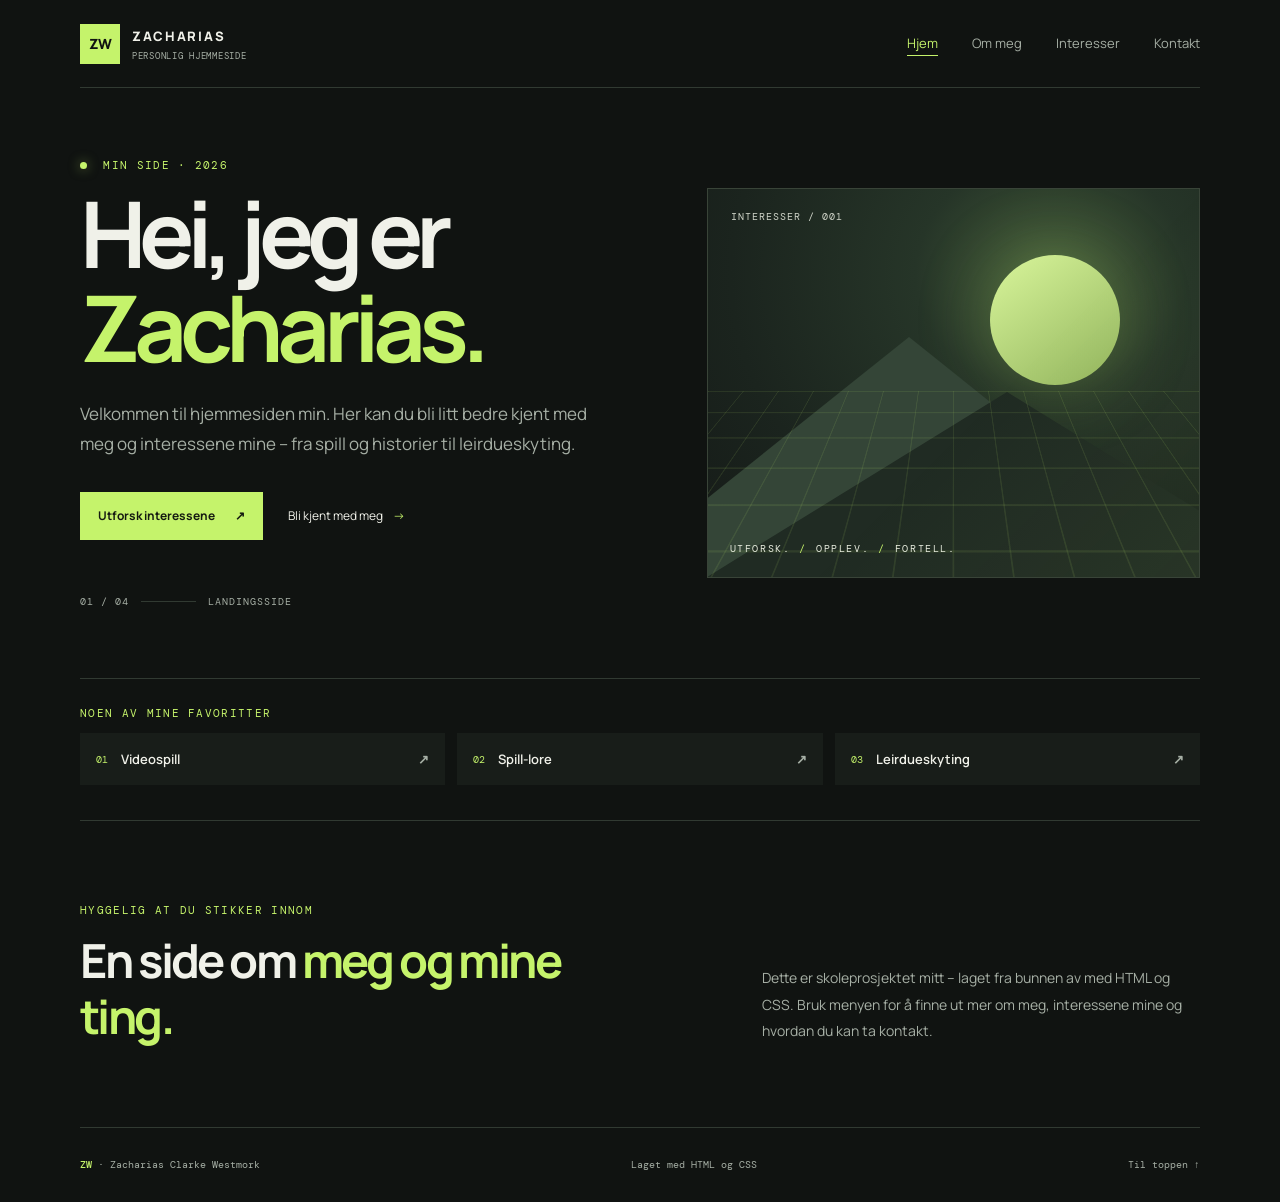
<file: index.html>
<!doctype html>
<html lang="no">
<head>
  <meta charset="utf-8">
  <meta name="viewport" content="width=device-width, initial-scale=1">
  <meta name="description" content="Zacharias Clarke Westmorks personlige hjemmeside om spill, spill-lore og leirdueskyting.">
  <title>Hjem | Zacharias Clarke Westmork</title>
  <link rel="icon" type="image/svg+xml" href="favicon.svg">
  <link rel="stylesheet" href="style.css">
</head>
<body>
  <a class="skip-link" href="#main">Hopp til hovedinnhold</a>
  <header class="site-header">
    <a class="brand" href="index.html" aria-label="Zacharias – til forsiden"><span class="brand-mark">ZW</span><span>ZACHARIAS<span class="brand-sub">PERSONLIG HJEMMESIDE</span></span></a>
    <nav class="site-nav" aria-label="Hovedmeny">
      <a href="index.html" aria-current="page">Hjem</a><a href="about.html">Om meg</a><a href="interests.html">Interesser</a><a href="contact.html">Kontakt</a>
    </nav>
  </header>
  <main id="main">
    <section class="hero page-width">
      <div class="hero-copy">
        <p class="eyebrow"><span class="status-dot"></span> MIN SIDE · 2026</p>
        <h1>Hei, jeg er<br><span class="accent-text">Zacharias.</span></h1>
        <p class="hero-lead">Velkommen til hjemmesiden min. Her kan du bli litt bedre kjent med meg og interessene mine – fra spill og historier til leirdueskyting.</p>
        <div class="hero-actions"><a class="button button-primary" href="interests.html">Utforsk interessene <span aria-hidden="true">↗</span></a><a class="text-link" href="about.html">Bli kjent med meg <span aria-hidden="true">→</span></a></div>
        <div class="hero-meta"><span>01 / 04</span><span class="meta-rule"></span><span>LANDINGSSIDE</span></div>
      </div>
      <div class="hero-art" role="img" aria-label="Abstrakt illustrasjon av fjell, sol og en spillinspirert horisont">
        <div class="art-label">INTERESSER / 001</div><div class="sun"></div><div class="mountain mountain-back"></div><div class="mountain mountain-front"></div><div class="art-grid"></div><div class="art-caption"><span>UTFORSK.</span><span>OPPLEV.</span><span>FORTELL.</span></div>
      </div>
    </section>
    <section class="intro-strip page-width" aria-label="Kort om interessene mine">
      <p class="eyebrow">NOEN AV MINE FAVORITTER</p>
      <div class="quick-interests"><a href="interests.html#gaming"><span>01</span> Videospill <span aria-hidden="true">↗</span></a><a href="interests.html#lore"><span>02</span> Spill-lore <span aria-hidden="true">↗</span></a><a href="interests.html#clay"><span>03</span> Leirdueskyting <span aria-hidden="true">↗</span></a></div>
    </section>
    <section class="welcome page-width">
      <div><p class="eyebrow">HYGGELIG AT DU STIKKER INNOM</p><h2>En side om <span class="accent-text">meg og mine ting.</span></h2></div>
      <p>Dette er skoleprosjektet mitt – laget fra bunnen av med HTML og CSS. Bruk menyen for å finne ut mer om meg, interessene mine og hvordan du kan ta kontakt.</p>
    </section>
  </main>
  <footer class="site-footer page-width"><a class="footer-brand" href="index.html">ZW <span>· Zacharias Clarke Westmork</span></a><span>Laget med HTML og CSS</span><a href="#main">Til toppen ↑</a></footer>
</body>
</html>
</file>
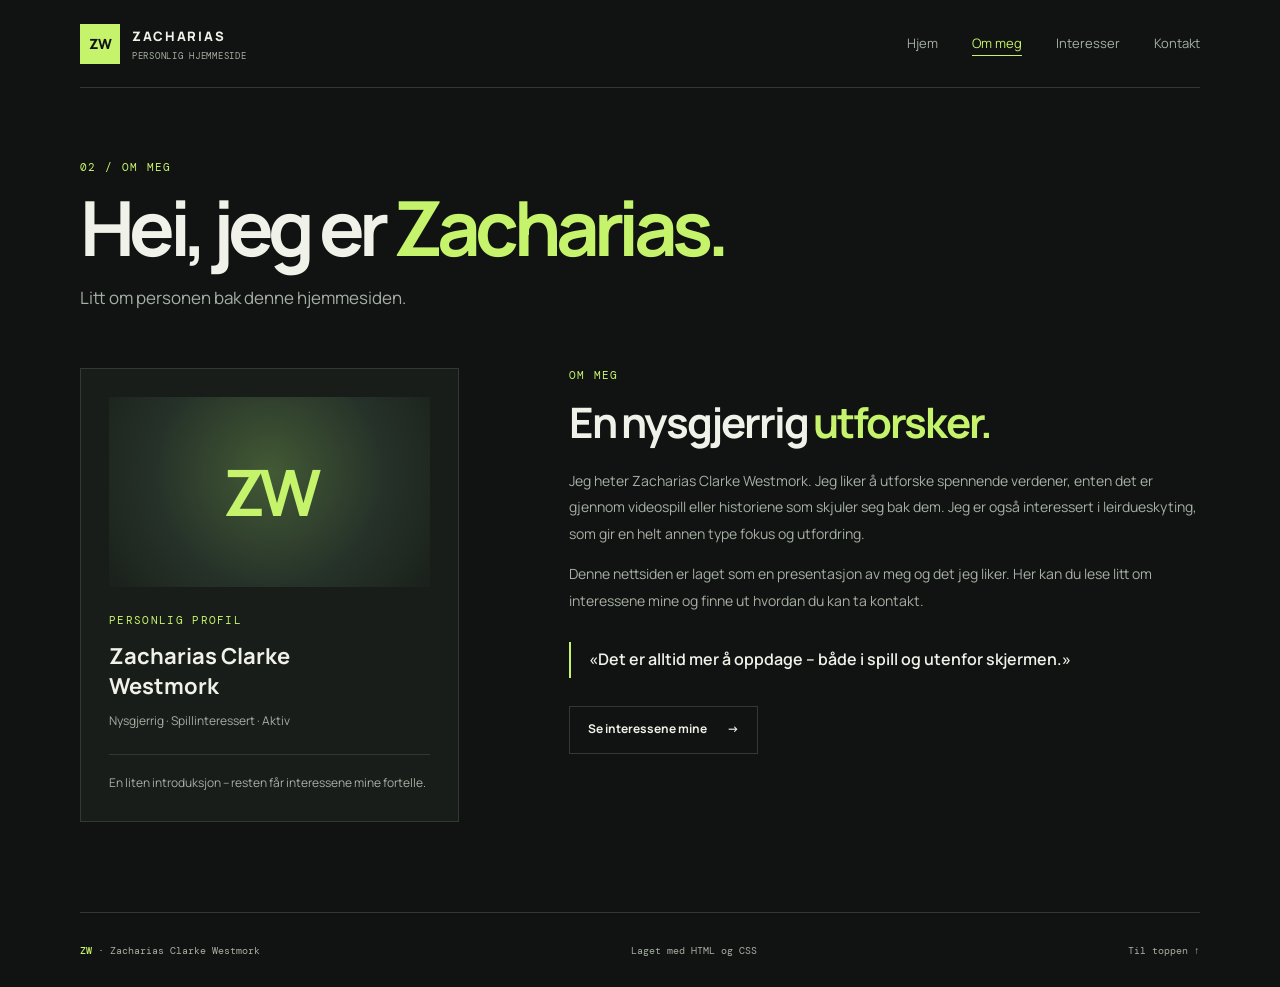
<file: about.html>
<!doctype html>
<html lang="no">
<head>
  <meta charset="utf-8">
  <meta name="viewport" content="width=device-width, initial-scale=1">
  <meta name="description" content="Bli litt bedre kjent med Zacharias Clarke Westmork.">
  <title>Om meg | Zacharias Clarke Westmork</title>
  <link rel="icon" type="image/svg+xml" href="favicon.svg">
  <link rel="stylesheet" href="style.css">
</head>
<body>
  <a class="skip-link" href="#main">Hopp til hovedinnhold</a>
  <header class="site-header">
    <a class="brand" href="index.html" aria-label="Zacharias – til forsiden"><span class="brand-mark">ZW</span><span>ZACHARIAS<span class="brand-sub">PERSONLIG HJEMMESIDE</span></span></a>
    <nav class="site-nav" aria-label="Hovedmeny"><a href="index.html">Hjem</a><a href="about.html" aria-current="page">Om meg</a><a href="interests.html">Interesser</a><a href="contact.html">Kontakt</a></nav>
  </header>
  <main id="main" class="page-width inner-page">
    <div class="page-heading"><p class="eyebrow">02 / OM MEG</p><h1>Hei, jeg er <span class="accent-text">Zacharias.</span></h1><p class="hero-lead">Litt om personen bak denne hjemmesiden.</p></div>
    <section class="about-layout">
      <div class="profile-card"><div class="profile-monogram" aria-hidden="true">ZW</div><p class="eyebrow">PERSONLIG PROFIL</p><h2>Zacharias Clarke<br>Westmork</h2><p class="muted">Nysgjerrig · Spillinteressert · Aktiv</p><div class="profile-line"></div><p class="profile-note">En liten introduksjon – resten får interessene mine fortelle.</p></div>
      <div class="prose"><p class="eyebrow">OM MEG</p><h2>En nysgjerrig <span class="accent-text">utforsker.</span></h2><p>Jeg heter Zacharias Clarke Westmork. Jeg liker å utforske spennende verdener, enten det er gjennom videospill eller historiene som skjuler seg bak dem. Jeg er også interessert i leirdueskyting, som gir en helt annen type fokus og utfordring.</p><p>Denne nettsiden er laget som en presentasjon av meg og det jeg liker. Her kan du lese litt om interessene mine og finne ut hvordan du kan ta kontakt.</p><blockquote>«Det er alltid mer å oppdage – både i spill og utenfor skjermen.»</blockquote><a class="button button-secondary" href="interests.html">Se interessene mine <span aria-hidden="true">→</span></a></div>
    </section>
  </main>
  <footer class="site-footer page-width"><a class="footer-brand" href="index.html">ZW <span>· Zacharias Clarke Westmork</span></a><span>Laget med HTML og CSS</span><a href="#main">Til toppen ↑</a></footer>
</body>
</html>
</file>
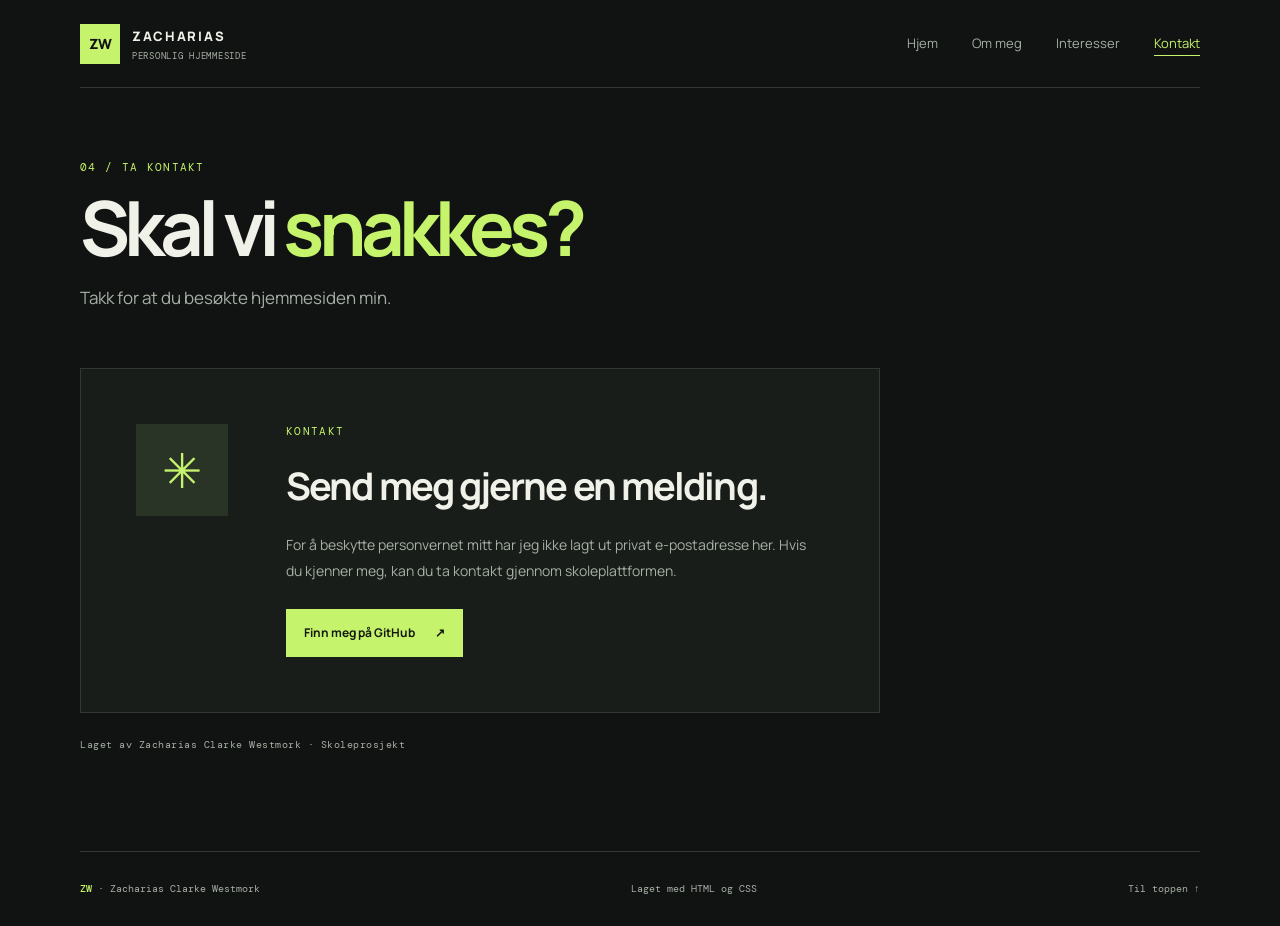
<file: contact.html>
<!doctype html>
<html lang="no">
<head>
  <meta charset="utf-8">
  <meta name="viewport" content="width=device-width, initial-scale=1">
  <meta name="description" content="Kontakt Zacharias Clarke Westmork via skoleplattformen eller GitHub.">
  <title>Kontakt | Zacharias Clarke Westmork</title>
  <link rel="icon" type="image/svg+xml" href="favicon.svg">
  <link rel="stylesheet" href="style.css">
</head>
<body>
  <a class="skip-link" href="#main">Hopp til hovedinnhold</a>
  <header class="site-header">
    <a class="brand" href="index.html" aria-label="Zacharias – til forsiden"><span class="brand-mark">ZW</span><span>ZACHARIAS<span class="brand-sub">PERSONLIG HJEMMESIDE</span></span></a>
    <nav class="site-nav" aria-label="Hovedmeny"><a href="index.html">Hjem</a><a href="about.html">Om meg</a><a href="interests.html">Interesser</a><a href="contact.html" aria-current="page">Kontakt</a></nav>
  </header>
  <main id="main" class="page-width inner-page contact-page">
    <div class="page-heading"><p class="eyebrow">04 / TA KONTAKT</p><h1>Skal vi <span class="accent-text">snakkes?</span></h1><p class="hero-lead">Takk for at du besøkte hjemmesiden min.</p></div>
    <section class="contact-panel"><div class="contact-symbol" aria-hidden="true">✳</div><div><p class="eyebrow">KONTAKT</p><h2>Send meg gjerne en melding.</h2><p>For å beskytte personvernet mitt har jeg ikke lagt ut privat e-postadresse her. Hvis du kjenner meg, kan du ta kontakt gjennom skoleplattformen.</p><a class="button button-primary" href="https://github.com/Trooper-twins" target="_blank" rel="noopener noreferrer">Finn meg på GitHub <span aria-hidden="true">↗</span></a></div></section>
    <p class="contact-footnote">Laget av Zacharias Clarke Westmork · Skoleprosjekt</p>
  </main>
  <footer class="site-footer page-width"><a class="footer-brand" href="index.html">ZW <span>· Zacharias Clarke Westmork</span></a><span>Laget med HTML og CSS</span><a href="#main">Til toppen ↑</a></footer>
</body>
</html>
</file>
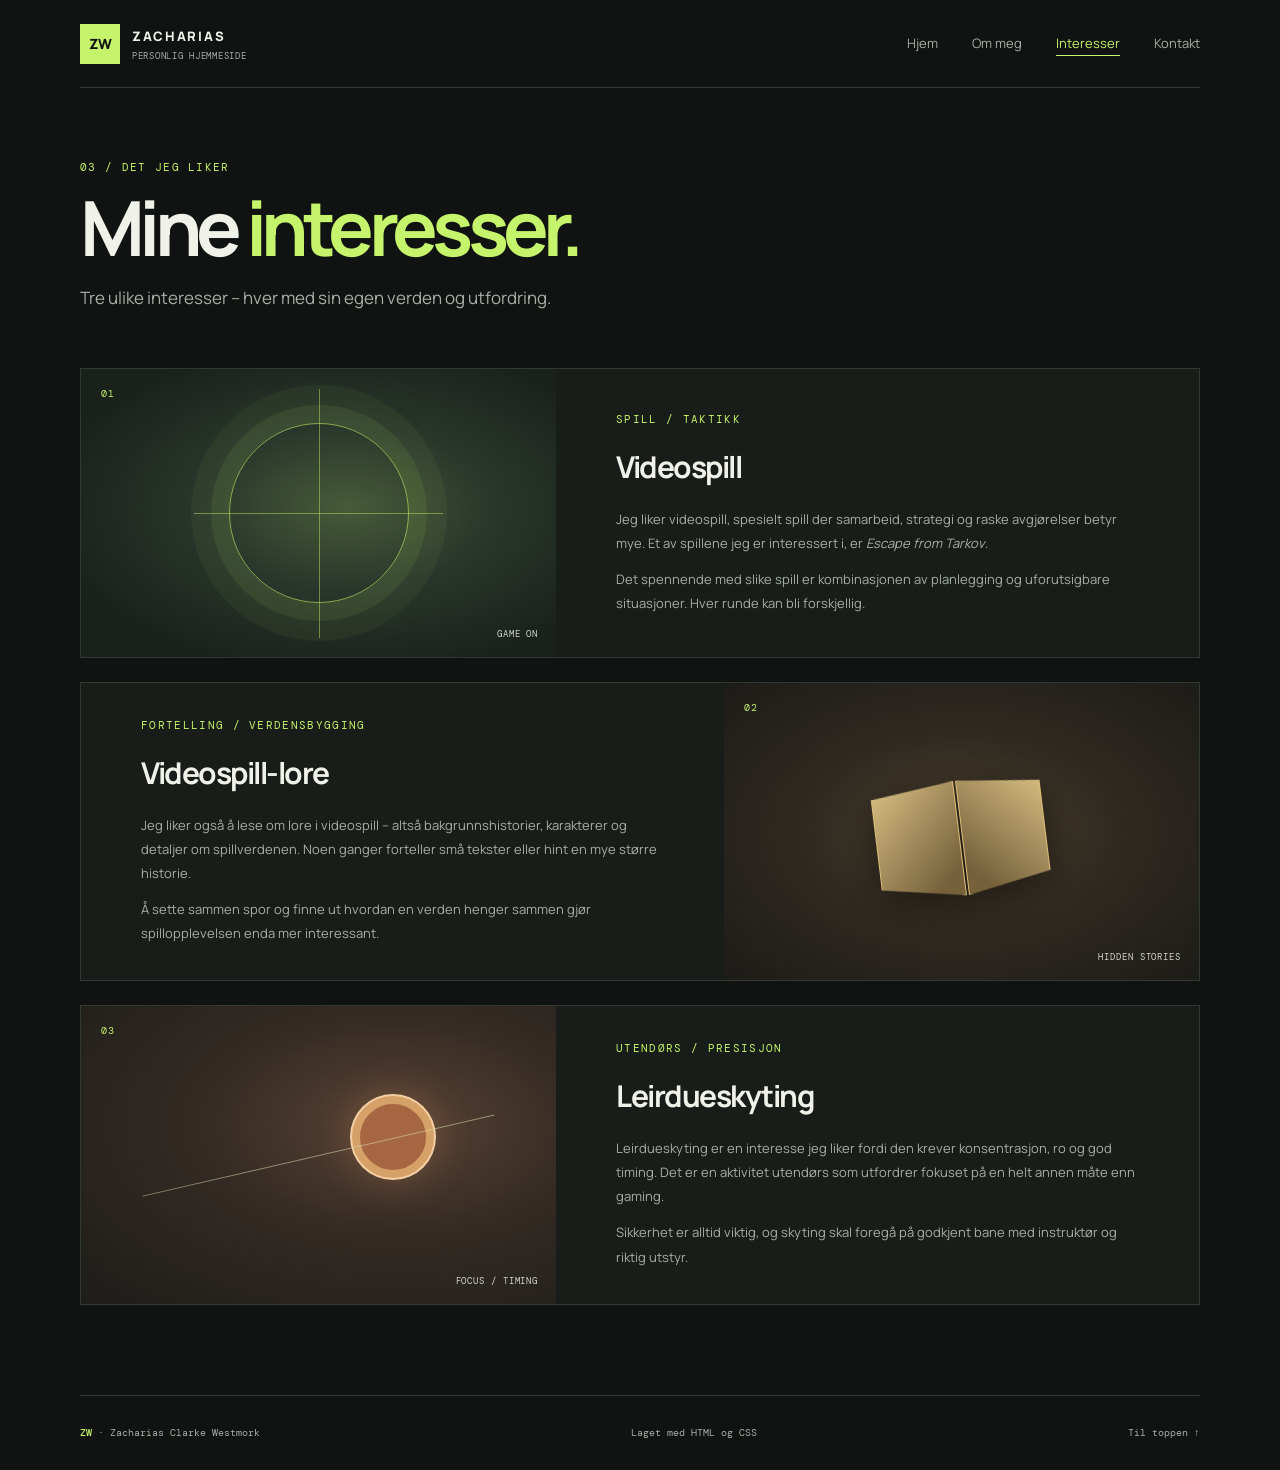
<file: interests.html>
<!doctype html>
<html lang="no">
<head>
  <meta charset="utf-8">
  <meta name="viewport" content="width=device-width, initial-scale=1">
  <meta name="description" content="Zacharias sine interesser: Escape from Tarkov, videospill-lore og leirdueskyting.">
  <title>Interesser | Zacharias Clarke Westmork</title>
  <link rel="icon" type="image/svg+xml" href="favicon.svg">
  <link rel="stylesheet" href="style.css">
</head>
<body>
  <a class="skip-link" href="#main">Hopp til hovedinnhold</a>
  <header class="site-header">
    <a class="brand" href="index.html" aria-label="Zacharias – til forsiden"><span class="brand-mark">ZW</span><span>ZACHARIAS<span class="brand-sub">PERSONLIG HJEMMESIDE</span></span></a>
    <nav class="site-nav" aria-label="Hovedmeny"><a href="index.html">Hjem</a><a href="about.html">Om meg</a><a href="interests.html" aria-current="page">Interesser</a><a href="contact.html">Kontakt</a></nav>
  </header>
  <main id="main" class="page-width inner-page">
    <div class="page-heading"><p class="eyebrow">03 / DET JEG LIKER</p><h1>Mine <span class="accent-text">interesser.</span></h1><p class="hero-lead">Tre ulike interesser – hver med sin egen verden og utfordring.</p></div>
    <section class="interest-list" aria-label="Mine tre interesser">
      <article class="interest-card" id="gaming"><div class="interest-visual visual-game" role="img" aria-label="Grafisk illustrasjon med spillinspirert målmerke"><span class="visual-index">01</span><div class="target-rings"></div><span class="visual-tag">GAME ON</span></div><div class="interest-copy"><p class="eyebrow">SPILL / TAKTIKK</p><h2>Videospill</h2><p>Jeg liker videospill, spesielt spill der samarbeid, strategi og raske avgjørelser betyr mye. Et av spillene jeg er interessert i, er <em>Escape from Tarkov</em>.</p><p>Det spennende med slike spill er kombinasjonen av planlegging og uforutsigbare situasjoner. Hver runde kan bli forskjellig.</p></div></article>
      <article class="interest-card interest-card-reverse" id="lore"><div class="interest-visual visual-lore" role="img" aria-label="Grafisk illustrasjon av en åpen bok med lysende sider"><span class="visual-index">02</span><div class="book-art"><span></span><span></span></div><span class="visual-tag">HIDDEN STORIES</span></div><div class="interest-copy"><p class="eyebrow">FORTELLING / VERDENSBYGGING</p><h2>Videospill-lore</h2><p>Jeg liker også å lese om lore i videospill – altså bakgrunnshistorier, karakterer og detaljer om spillverdenen. Noen ganger forteller små tekster eller hint en mye større historie.</p><p>Å sette sammen spor og finne ut hvordan en verden henger sammen gjør spillopplevelsen enda mer interessant.</p></div></article>
      <article class="interest-card" id="clay"><div class="interest-visual visual-clay" role="img" aria-label="Grafisk illustrasjon av leirdueskyting med målskive og sikteringer"><span class="visual-index">03</span><div class="clay-disc"></div><div class="sight-line"></div><span class="visual-tag">FOCUS / TIMING</span></div><div class="interest-copy"><p class="eyebrow">UTENDØRS / PRESISJON</p><h2>Leirdueskyting</h2><p>Leirdueskyting er en interesse jeg liker fordi den krever konsentrasjon, ro og god timing. Det er en aktivitet utendørs som utfordrer fokuset på en helt annen måte enn gaming.</p><p>Sikkerhet er alltid viktig, og skyting skal foregå på godkjent bane med instruktør og riktig utstyr.</p></div></article>
    </section>
  </main>
  <footer class="site-footer page-width"><a class="footer-brand" href="index.html">ZW <span>· Zacharias Clarke Westmork</span></a><span>Laget med HTML og CSS</span><a href="#main">Til toppen ↑</a></footer>
</body>
</html>
</file>
<file: style.css>
@import url('https://fonts.googleapis.com/css2?family=DM+Mono:wght@400;500&family=Manrope:wght@400;500;600;700;800&display=swap');

:root{color-scheme:dark;--bg:#101311;--surface:#181d19;--surface-2:#202721;--text:#f0f1e9;--muted:#a6afa5;--accent:#c5f36b;--line:#313a32;--mono:'DM Mono',monospace;--sans:'Manrope',Arial,sans-serif;--page:1120px}
*{box-sizing:border-box}
html{scroll-behavior:smooth;scrollbar-color:var(--accent) var(--bg);scrollbar-width:thin}
body{margin:0;background:var(--bg);color:var(--text);font-family:var(--sans);font-size:16px;line-height:1.7}
::selection{background:var(--accent);color:var(--bg)}
::-webkit-scrollbar{width:10px}::-webkit-scrollbar-track{background:var(--bg)}::-webkit-scrollbar-thumb{background:var(--accent);border:3px solid var(--bg);border-radius:8px}
a{color:inherit;text-decoration:none}a:focus-visible{outline:2px solid var(--accent);outline-offset:5px}
.page-width{width:min(var(--page),calc(100% - 64px));margin-inline:auto}
.skip-link{position:absolute;left:12px;top:-60px;z-index:5;padding:10px 14px;background:var(--accent);color:var(--bg)}.skip-link:focus{top:12px}
.site-header{width:min(var(--page),calc(100% - 64px));min-height:88px;margin:auto;display:flex;align-items:center;justify-content:space-between;border-bottom:1px solid var(--line);gap:24px}
.brand{display:flex;align-items:center;gap:12px;font-size:13px;font-weight:800;letter-spacing:.13em}.brand-mark{display:grid;place-items:center;width:40px;height:40px;background:var(--accent);color:var(--bg);font-size:14px;letter-spacing:-.08em}.brand-sub{display:block;color:var(--muted);font:9px var(--mono);letter-spacing:.08em;margin-top:3px}
.site-nav{display:flex;align-items:center;gap:clamp(16px,3vw,34px)}.site-nav a{color:var(--muted);font-size:13px;transition:color .2s}.site-nav a:hover,.site-nav a[aria-current=page]{color:var(--accent)}.site-nav a[aria-current=page]{text-decoration:underline;text-underline-offset:7px}
.hero{min-height:590px;display:grid;grid-template-columns:1fr .9fr;align-items:center;gap:7%;padding-block:66px}.eyebrow{margin:0 0 15px;color:var(--accent);font:11px var(--mono);letter-spacing:.12em}.status-dot{display:inline-block;width:7px;height:7px;margin-right:8px;border-radius:50%;background:var(--accent);box-shadow:0 0 12px #c5f36b80}
h1,h2,p{margin-top:0}.hero h1,.page-heading h1{margin:0;font-size:clamp(54px,8vw,92px);line-height:1.02;letter-spacing:-.075em;font-weight:700}.accent-text{color:var(--accent)}.hero-lead{max-width:510px;margin:24px 0 0;color:var(--muted);font-size:17px;line-height:1.8}.hero-actions{display:flex;align-items:center;flex-wrap:wrap;gap:25px;margin-top:32px}.button{min-height:48px;display:inline-flex;align-items:center;justify-content:center;gap:20px;padding:0 18px;font-size:12px;font-weight:700;transition:transform .2s,background .2s}.button:hover{transform:translateY(-2px)}.button-primary{background:var(--accent);color:#141910}.button-primary:hover{background:#d7ff8b}.button-secondary{border:1px solid var(--line);color:var(--text)}.button-secondary:hover{border-color:var(--accent)}.text-link{font-size:12px;color:var(--text)}.text-link span{color:var(--accent);margin-left:8px}.hero-meta{display:flex;align-items:center;gap:12px;margin-top:55px;color:var(--muted);font:10px var(--mono);letter-spacing:.1em}.meta-rule{width:55px;height:1px;background:var(--line)}
.hero-art{position:relative;min-height:390px;overflow:hidden;background:radial-gradient(ellipse at 70% 22%,#435b39 0,#263528 28%,#1b241e 66%,#151a17 100%);border:1px solid #394438}.hero-art:after{position:absolute;inset:0;content:"";background:linear-gradient(135deg,transparent 55%,#c5f36b0d);pointer-events:none}.art-label,.visual-index,.visual-tag{position:absolute;z-index:2;font:10px var(--mono);letter-spacing:.1em;color:#d0d5c9}.art-label{top:21px;left:23px}.sun{position:absolute;width:130px;aspect-ratio:1;right:16%;top:17%;border-radius:50%;background:linear-gradient(145deg,#d9f69b,#91b35c);box-shadow:0 0 75px #c5f36b40}.mountain{position:absolute;bottom:0;width:0;height:0;border-left:300px solid transparent;border-right:300px solid transparent}.mountain-back{left:-20%;border-bottom:240px solid #344537}.mountain-front{right:-22%;border-bottom:185px solid #202b23}.art-grid{position:absolute;inset:52% 0 0;background-image:linear-gradient(#c5f36b18 1px,transparent 1px),linear-gradient(90deg,#c5f36b18 1px,transparent 1px);background-size:35px 22px;transform:perspective(130px) rotateX(27deg);transform-origin:top}.art-caption{position:absolute;bottom:22px;left:22px;z-index:2;display:flex;gap:9px;color:#e8eddf;font:10px var(--mono);letter-spacing:.16em}.art-caption span+span:before{content:"/";margin-right:9px;color:var(--accent)}
.intro-strip{padding:27px 0 35px;border-top:1px solid var(--line);border-bottom:1px solid var(--line)}.intro-strip .eyebrow{margin-bottom:13px}.quick-interests{display:grid;grid-template-columns:repeat(3,1fr);gap:12px}.quick-interests a{display:flex;align-items:center;gap:13px;padding:15px 16px;background:var(--surface);font-size:13px;font-weight:600;transition:background .2s}.quick-interests a:hover{background:var(--surface-2)}.quick-interests a span:first-child{color:var(--accent);font:10px var(--mono)}.quick-interests a span:last-child{margin-left:auto;color:var(--muted)}
.welcome{display:grid;grid-template-columns:1fr .8fr;gap:12%;align-items:end;padding-block:82px}.welcome h2{max-width:500px;margin:0;font-size:clamp(30px,4vw,47px);line-height:1.2;letter-spacing:-.055em}.welcome>p{margin:0;color:var(--muted);font-size:14px;line-height:1.9}
.inner-page{min-height:calc(100vh - 170px);padding-top:72px;padding-bottom:90px}.page-heading{margin-bottom:55px}.page-heading h1{font-size:clamp(46px,7vw,76px)}.page-heading .hero-lead{margin-top:16px}.about-layout{display:grid;grid-template-columns:.75fr 1.25fr;gap:clamp(40px,9vw,110px);align-items:start}.profile-card{padding:28px;background:var(--surface);border:1px solid var(--line)}.profile-monogram{display:grid;place-items:center;height:190px;margin-bottom:26px;background:radial-gradient(circle at 50% 40%,#435a35,#263229 58%,#1a201b);color:var(--accent);font-size:64px;font-weight:700;letter-spacing:-.09em}.profile-card h2{margin:0;font-size:22px;line-height:1.35}.muted,.profile-note{color:var(--muted)}.profile-card .muted{margin:10px 0 22px;font-size:12px}.profile-line{height:1px;background:var(--line)}.profile-note{margin:18px 0 0;font-size:12px}.prose h2{margin:0 0 20px;font-size:clamp(28px,4vw,42px);line-height:1.2;letter-spacing:-.05em}.prose>p:not(.eyebrow){color:var(--muted);font-size:14px;line-height:1.9}.prose blockquote{margin:28px 0;padding:4px 0 4px 18px;border-left:2px solid var(--accent);color:var(--text);font-size:16px;font-weight:600}
.interest-list{display:grid;gap:24px}.interest-card{display:grid;grid-template-columns:.85fr 1.15fr;min-height:290px;background:var(--surface);border:1px solid var(--line);scroll-margin-top:24px}.interest-card-reverse{grid-template-columns:1.15fr .85fr}.interest-card-reverse .interest-visual{order:2}.interest-visual{position:relative;min-height:260px;overflow:hidden;background:#20291f}.visual-game{background:radial-gradient(ellipse at 56% 48%,#475b38,#29362b 39%,#1a211b 80%)}.visual-lore{background:radial-gradient(ellipse at center,#50422e,#302a21 45%,#1c1c18)}.visual-clay{background:radial-gradient(ellipse at 66% 40%,#594234,#332a23 45%,#1d1d19)}.visual-index{top:18px;left:20px;color:var(--accent)}.visual-tag{right:18px;bottom:17px;font-size:9px}.target-rings{position:absolute;width:min(38vw,180px);aspect-ratio:1;left:50%;top:50%;transform:translate(-50%,-50%);border:1px solid #c5f36b9c;border-radius:50%;box-shadow:0 0 0 18px #c5f36b12,0 0 0 38px #c5f36b0b}.target-rings:before,.target-rings:after{position:absolute;content:"";background:#c5f36b73}.target-rings:before{width:1px;height:140%;top:-20%;left:50%}.target-rings:after{height:1px;width:140%;left:-20%;top:50%}.book-art{position:absolute;left:50%;top:52%;display:flex;width:170px;height:115px;transform:translate(-50%,-50%) rotate(-7deg);filter:drop-shadow(0 10px 20px #0008)}.book-art span{width:50%;height:100%;border:1px solid #ddbd77;background:linear-gradient(135deg,#d6bd82,#76613b 85%);clip-path:polygon(0 8%,100% 0,100% 100%,0 87%)}.book-art span+span{transform:scaleX(-1);margin-left:2px}.clay-disc{position:absolute;top:30%;left:57%;width:82px;aspect-ratio:1;border:8px solid #d6a168;border-radius:50%;background:#a76642;box-shadow:0 0 0 2px #f4d0a4,0 0 40px #d08d5d55}.sight-line{position:absolute;left:12%;right:12%;top:50%;height:1px;background:#d7e0b188;transform:rotate(-13deg)}.interest-copy{align-self:center;padding:35px clamp(25px,5vw,60px)}.interest-copy h2{margin:0 0 15px;font-size:30px;letter-spacing:-.05em}.interest-copy>p:not(.eyebrow){margin-bottom:12px;color:var(--muted);font-size:13px;line-height:1.85}.interest-copy>p:last-child{margin-bottom:0}
.contact-panel{display:grid;grid-template-columns:120px 1fr;gap:30px;align-items:start;max-width:800px;padding:clamp(25px,5vw,55px);background:var(--surface);border:1px solid var(--line)}.contact-symbol{display:grid;place-items:center;width:92px;height:92px;background:#293427;color:var(--accent);font-size:48px}.contact-panel h2{margin:0 0 14px;font-size:clamp(25px,4vw,38px);letter-spacing:-.05em}.contact-panel p:not(.eyebrow){max-width:540px;margin-bottom:24px;color:var(--muted);font-size:14px;line-height:1.9}.contact-footnote{margin-top:25px;color:var(--muted);font:10px var(--mono);letter-spacing:.05em}
.site-footer{min-height:75px;display:flex;align-items:center;justify-content:space-between;gap:15px;border-top:1px solid var(--line);color:var(--muted);font:10px var(--mono)}.footer-brand{color:var(--accent);font-weight:500}.footer-brand span{color:var(--muted);font-weight:400}.site-footer>a:last-child:hover{color:var(--accent)}
@media(max-width:760px){.page-width,.site-header{width:calc(100% - 40px)}.site-header{min-height:76px;align-items:flex-start;justify-content:center;flex-direction:column;padding:14px 0;gap:12px}.site-nav{width:100%;justify-content:space-between;gap:8px}.site-nav a{font-size:12px}.hero{grid-template-columns:1fr;gap:38px;padding-block:55px}.hero-art{min-height:330px}.hero h1{font-size:clamp(56px,13vw,84px)}.hero-meta{margin-top:35px}.quick-interests{grid-template-columns:1fr}.quick-interests a{padding:13px 15px}.welcome{grid-template-columns:1fr;gap:22px;padding-block:58px}.about-layout{grid-template-columns:1fr;gap:32px}.profile-card{max-width:480px}.profile-monogram{height:150px}.interest-card,.interest-card-reverse{grid-template-columns:1fr}.interest-card-reverse .interest-visual{order:0}.interest-visual{min-height:230px}.interest-copy{padding:28px}.contact-panel{grid-template-columns:1fr;gap:20px}.contact-symbol{width:68px;height:68px;font-size:36px}.site-footer{padding-block:18px;flex-wrap:wrap}.site-footer>span{order:3;width:100%}}
@media(max-width:420px){.page-width,.site-header{width:calc(100% - 32px)}.brand{font-size:12px}.brand-mark{width:36px;height:36px}.brand-sub{font-size:8px}.site-nav a{font-size:11px}.hero-art{min-height:270px}.hero-actions{gap:18px}.button{padding-inline:13px}.interest-copy{padding:23px}.site-footer{font-size:9px}}
@media(prefers-reduced-motion:reduce){html{scroll-behavior:auto}*,*::before,*::after{transition:none!important}}
</file>
